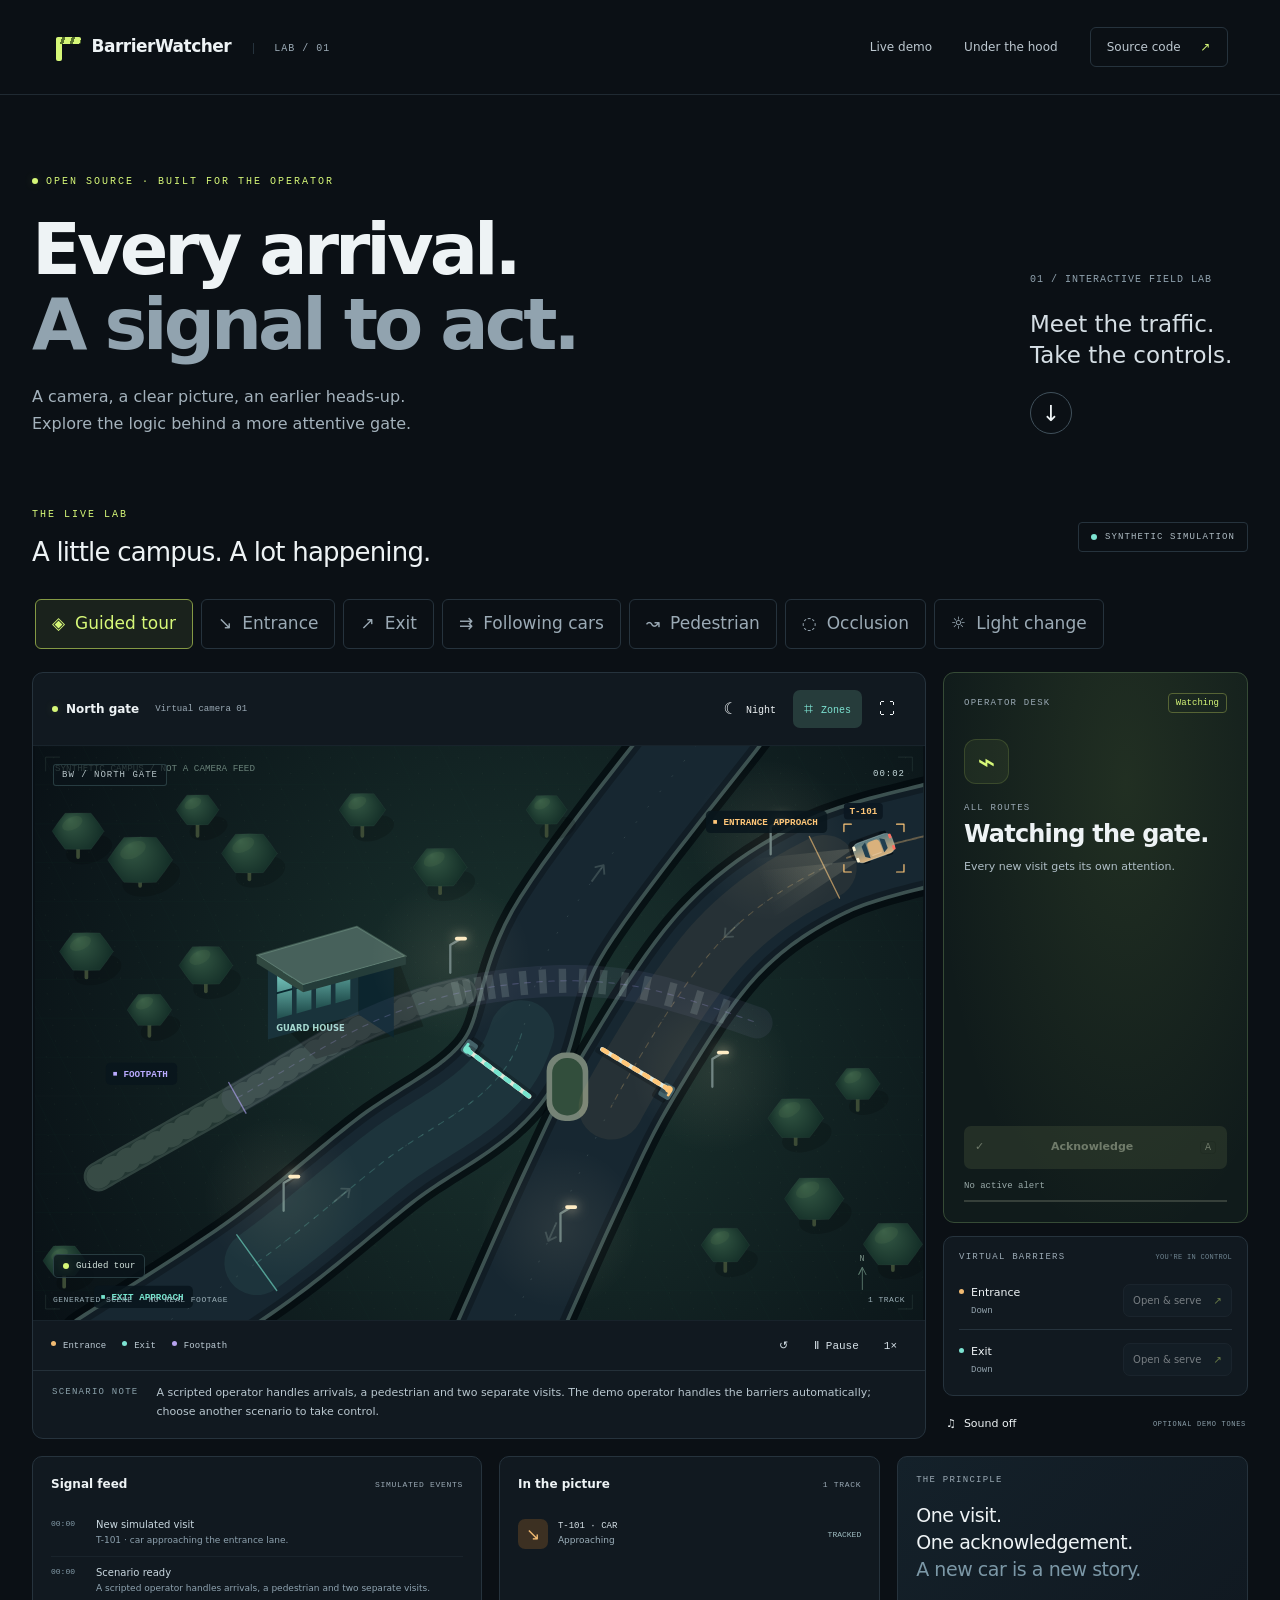
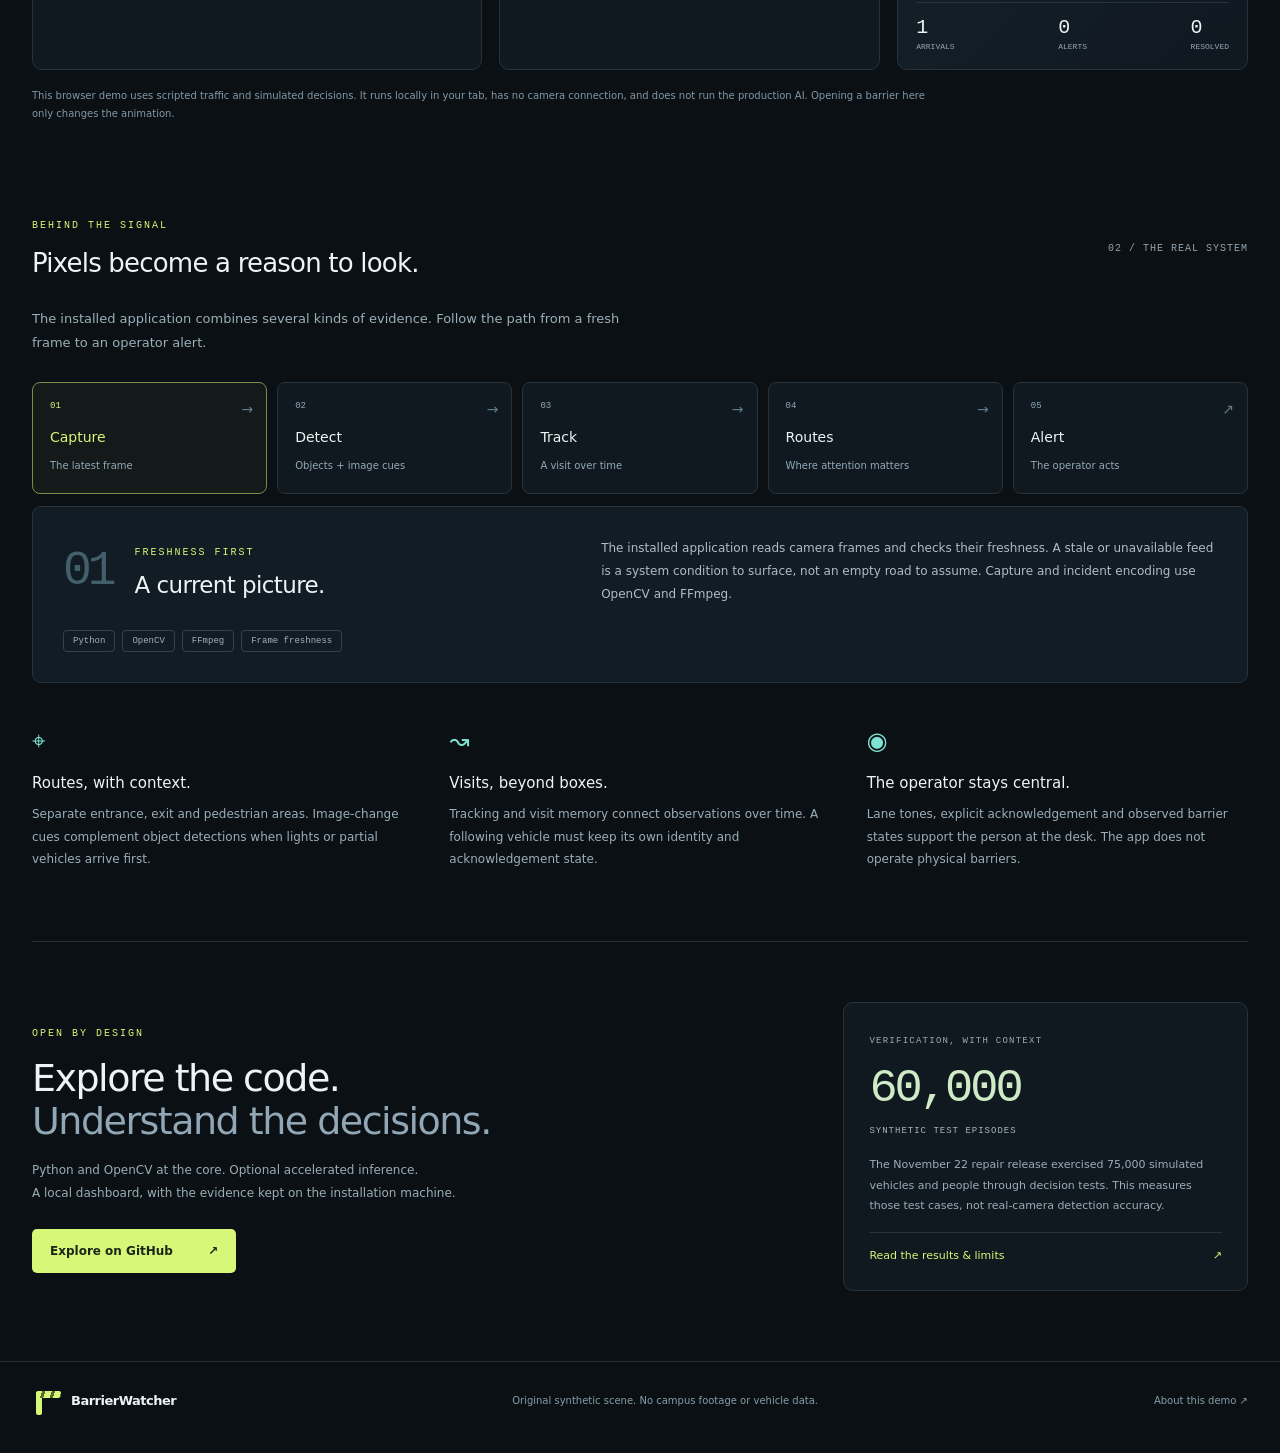
<file: demo/index.html>
<!doctype html>
<html lang="en">
<head>
  <meta charset="utf-8">
  <meta name="viewport" content="width=device-width, initial-scale=1">
  <meta name="theme-color" content="#0b1015">
  <meta name="description" content="Explore BarrierWatcher: an interactive, synthetic demonstration of entrance, exit and pedestrian alerts. Open source. Local processing. Human control.">
  <title>BarrierWatcher — Interactive lab</title>
  <meta property="og:type" content="website">
  <meta property="og:title" content="BarrierWatcher - Interactive lab">
  <meta property="og:description" content="An interactive, synthetic demonstration of entrance, exit and pedestrian alerts. Open source. Local processing. Human control.">
  <meta property="og:url" content="https://assembler-fourier.github.io/c500-guard/">
  <meta property="og:image" content="https://assembler-fourier.github.io/c500-guard/og-image.png">
  <meta property="og:image:width" content="1200">
  <meta property="og:image:height" content="630">
  <meta name="twitter:card" content="summary_large_image">
  <meta name="twitter:image" content="https://assembler-fourier.github.io/c500-guard/og-image.png">
  <link rel="icon" type="image/svg+xml" href="./favicon.svg?v=__DEMO_VERSION__">
  <link rel="stylesheet" href="./styles.css?v=__DEMO_VERSION__">
  <script type="module" src="./app.mjs?v=__DEMO_VERSION__"></script>
</head>
<body>
  <a class="skip" href="#lab">Skip to interactive demo</a>
  <header class="site-header">
    <a class="brand" href="#" aria-label="BarrierWatcher home"><span class="brand-mark" aria-hidden="true"><i></i><b></b></span>BarrierWatcher<span class="brand-version">LAB / 01</span></a>
    <nav aria-label="Main"><a href="#lab">Live demo</a><a href="#technology">Under the hood</a><a class="source-link" href="https://github.com/Assembler-Fourier/c500-guard" target="_blank" rel="noopener noreferrer">Source code <span aria-hidden="true">↗</span></a></nav>
  </header>

  <main>
    <section class="intro" aria-labelledby="page-title">
      <div><p class="eyebrow"><span class="live-dot"></span> OPEN SOURCE · BUILT FOR THE OPERATOR</p><h1 id="page-title">Every arrival.<br><span>A signal to act.</span></h1><p class="intro-copy">A camera, a clear picture, an earlier heads-up.<br>Explore the logic behind a more attentive gate.</p></div>
      <div class="intro-aside"><span class="index-label">01 / INTERACTIVE FIELD LAB</span><p>Meet the traffic.<br>Take the controls.</p><a href="#lab" class="round-link" aria-label="Explore the live demo">↓</a></div>
    </section>

    <section id="lab" class="lab" aria-labelledby="lab-title">
      <div class="section-bar"><div><span class="eyebrow">THE LIVE LAB</span><h2 id="lab-title">A little campus. A lot happening.</h2></div><span class="simulation-label"><span></span>SYNTHETIC SIMULATION</span></div>
      <div class="scenario-strip" aria-label="Choose a traffic scenario" id="scenario-controls"></div>
      <div class="lab-grid">
        <div class="scene-card">
          <div class="scene-toolbar"><div class="scene-name"><span class="live-dot"></span><strong>North gate</strong><span>Virtual camera 01</span></div><div class="toolbar-buttons"><button id="lighting" class="icon-button" aria-label="Switch to day view" title="Switch to day view">☾ <span>Night</span></button><button id="zones" class="icon-button" aria-pressed="true" title="Toggle route overlays">⌗ <span>Zones</span></button><button id="expand" class="icon-button" aria-label="Expand scene" title="Expand scene">⛶</button></div></div>
          <div class="scene-wrap" id="scene-wrap"><canvas id="scene" role="img" aria-label="Animated fictional campus with an entrance lane, an exit lane, a footpath and simulated road users."></canvas><div class="scene-topline"><span class="camera-tag">BW / NORTH GATE</span><span id="sim-clock">00:00</span></div><div class="scene-badge" id="scene-badge"><span class="live-dot"></span><span>Guided tour</span></div><div class="scene-bottomline"><span>GENERATED SCENE · NO REAL FOOTAGE</span><span id="scene-objects">0 TRACKS</span></div></div>
          <div class="scene-controls"><div class="legend"><span class="entrance-dot">Entrance</span><span class="exit-dot">Exit</span><span class="pedestrian-dot">Footpath</span></div><div class="playback"><button id="restart" title="Restart scenario" aria-label="Restart scenario">↺</button><button id="pause" aria-label="Pause simulation">Ⅱ <span>Pause</span></button><button id="speed" aria-label="Playback speed: 1 times">1×</button></div></div>
          <div class="scene-description"><span class="micro-label">SCENARIO NOTE</span><p id="scenario-note"></p></div>
        </div>

        <aside class="operator-panel" aria-label="Operator controls">
          <div class="status-card" id="status-card" data-state="watching"><div class="status-top"><span class="micro-label">OPERATOR DESK</span><span id="status-pill" class="pill">Watching</span></div><div id="status-symbol" class="status-symbol" aria-hidden="true">⌁</div><p class="micro-label" id="alarm-lane">ALL ROUTES</p><h3 id="status-title">Watching the gate.</h3><p id="status-detail">Every new visit gets its own attention.</p><button id="acknowledge" class="acknowledge" disabled><span>✓</span> Acknowledge <kbd>A</kbd></button><div class="quiet-row"><span id="quiet-label">No active alert</span><span id="quiet-value"></span></div><div class="quiet-track"><span id="quiet-progress"></span></div></div>
          <div class="barrier-controls"><div class="barrier-heading"><span class="micro-label">VIRTUAL BARRIERS</span><span>YOU'RE IN CONTROL</span></div><div class="barrier-row"><div><span class="entrance-dot">Entrance</span><small id="entrance-state">Down</small></div><button id="serve-entrance">Open &amp; serve <span>↗</span></button></div><div class="barrier-row"><div><span class="exit-dot">Exit</span><small id="exit-state">Down</small></div><button id="serve-exit">Open &amp; serve <span>↗</span></button></div></div>
          <div class="audio-row"><button id="sound" aria-pressed="false"><span aria-hidden="true">♫</span><span>Sound off</span></button><span>OPTIONAL DEMO TONES</span></div>
        </aside>
      </div>

      <div class="telemetry-grid"><div class="feed-card"><div class="card-heading"><h3>Signal feed</h3><span class="micro-label">SIMULATED EVENTS</span></div><ol id="event-feed" aria-label="Simulation events"></ol></div><div class="tracks-card"><div class="card-heading"><h3>In the picture</h3><span class="micro-label" id="track-count">0 TRACKS</span></div><div id="track-list"></div></div><div class="principle-card"><span class="micro-label">THE PRINCIPLE</span><p>One visit.<br>One acknowledgement.<br><em>A new car is a new story.</em></p><div class="stat-row"><span><strong id="arrival-count">0</strong>Arrivals</span><span><strong id="alert-count">0</strong>Alerts</span><span><strong id="ack-count">0</strong>Resolved</span></div></div></div>
      <p class="simulation-note">This browser demo uses scripted traffic and simulated decisions. It runs locally in your tab, has no camera connection, and does not run the production AI. Opening a barrier here only changes the animation.</p>
      <p id="announcer" class="sr-only" role="status" aria-live="polite"></p>
    </section>

    <section id="technology" class="technology" aria-labelledby="technology-title"><div class="section-bar"><div><span class="eyebrow">BEHIND THE SIGNAL</span><h2 id="technology-title">Pixels become a reason to look.</h2></div><span class="index-label">02 / THE REAL SYSTEM</span></div><p class="section-copy">The installed application combines several kinds of evidence. Follow the path from a fresh frame to an operator alert.</p><div class="pipeline" id="pipeline" aria-label="Explore the processing pipeline"></div><div class="tech-detail"><div><span id="tech-number" class="tech-number">01</span><div><span class="eyebrow" id="tech-tag">FRESHNESS FIRST</span><h3 id="tech-title">A current picture.</h3></div></div><p id="tech-copy"></p><div class="tech-tags" id="tech-tags"></div></div>
        <div class="engineering-grid"><article><span class="feature-icon" aria-hidden="true">⌖</span><h3>Routes, with context.</h3><p>Separate entrance, exit and pedestrian areas. Image-change cues complement object detections when lights or partial vehicles arrive first.</p></article><article><span class="feature-icon" aria-hidden="true">↝</span><h3>Visits, beyond boxes.</h3><p>Tracking and visit memory connect observations over time. A following vehicle must keep its own identity and acknowledgement state.</p></article><article><span class="feature-icon" aria-hidden="true">◉</span><h3>The operator stays central.</h3><p>Lane tones, explicit acknowledgement and observed barrier states support the person at the desk. The app does not operate physical barriers.</p></article></div>
    </section>

    <section class="open-section" aria-labelledby="open-title"><div><span class="eyebrow">OPEN BY DESIGN</span><h2 id="open-title">Explore the code.<br><span>Understand the decisions.</span></h2><p>Python and OpenCV at the core. Optional accelerated inference.<br>A local dashboard, with the evidence kept on the installation machine.</p><a class="primary-link" href="https://github.com/Assembler-Fourier/c500-guard" target="_blank" rel="noopener noreferrer">Explore on GitHub <span>↗</span></a></div><div class="verification-card"><span class="micro-label">VERIFICATION, WITH CONTEXT</span><strong>60,000</strong><span>SYNTHETIC TEST EPISODES</span><p>The November 22 repair release exercised 75,000 simulated vehicles and people through decision tests. This measures those test cases, not real-camera detection accuracy.</p><a href="https://github.com/Assembler-Fourier/c500-guard/blob/main/docs/FIXES-2026-11-22.md" target="_blank" rel="noopener noreferrer">Read the results &amp; limits <span>↗</span></a></div></section>
  </main>
  <footer><a class="brand" href="#"><span class="brand-mark" aria-hidden="true"><i></i><b></b></span>BarrierWatcher</a><span>Original synthetic scene. No campus footage or vehicle data.</span><a href="https://github.com/Assembler-Fourier/c500-guard/blob/main/docs/DEMO.md" target="_blank" rel="noopener noreferrer">About this demo ↗</a></footer>
  <noscript><p class="noscript">Enable JavaScript to run the interactive simulation. The project documentation is available on GitHub.</p></noscript>
</body>
</html>
</file>
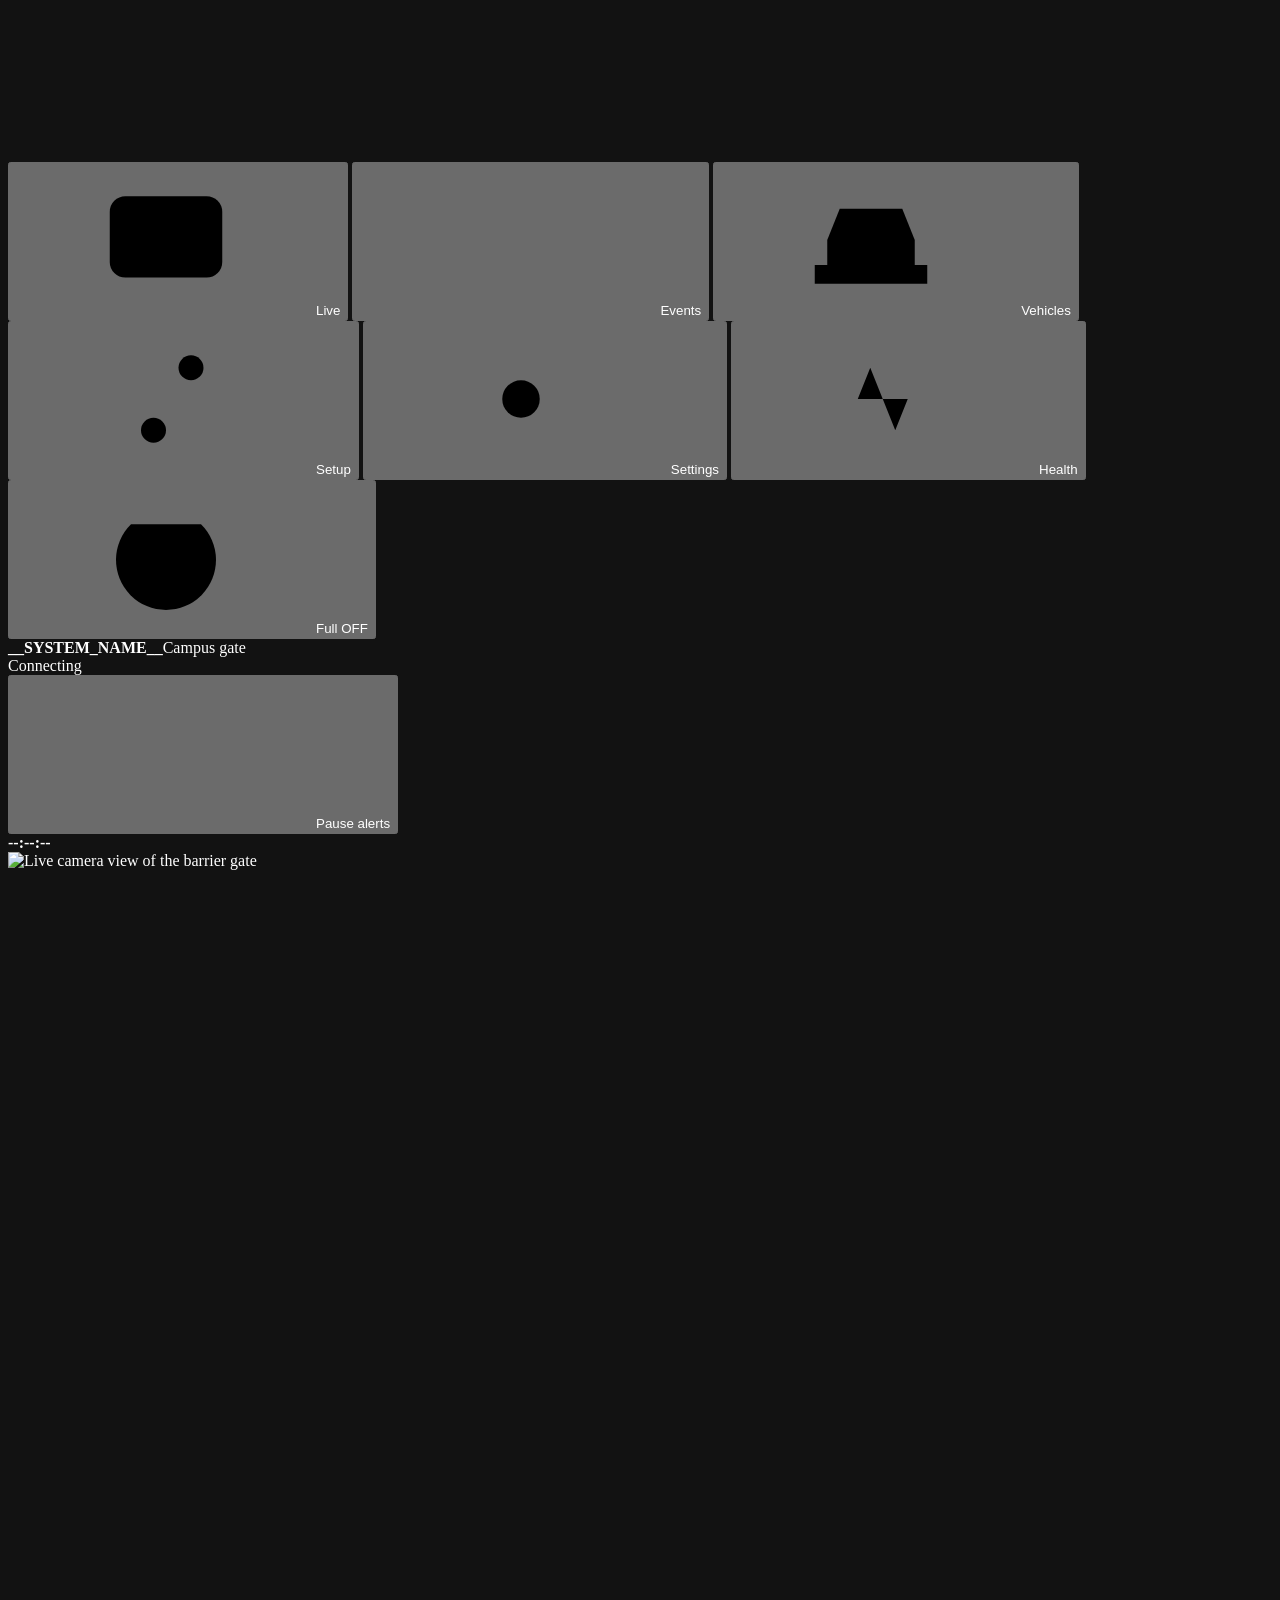
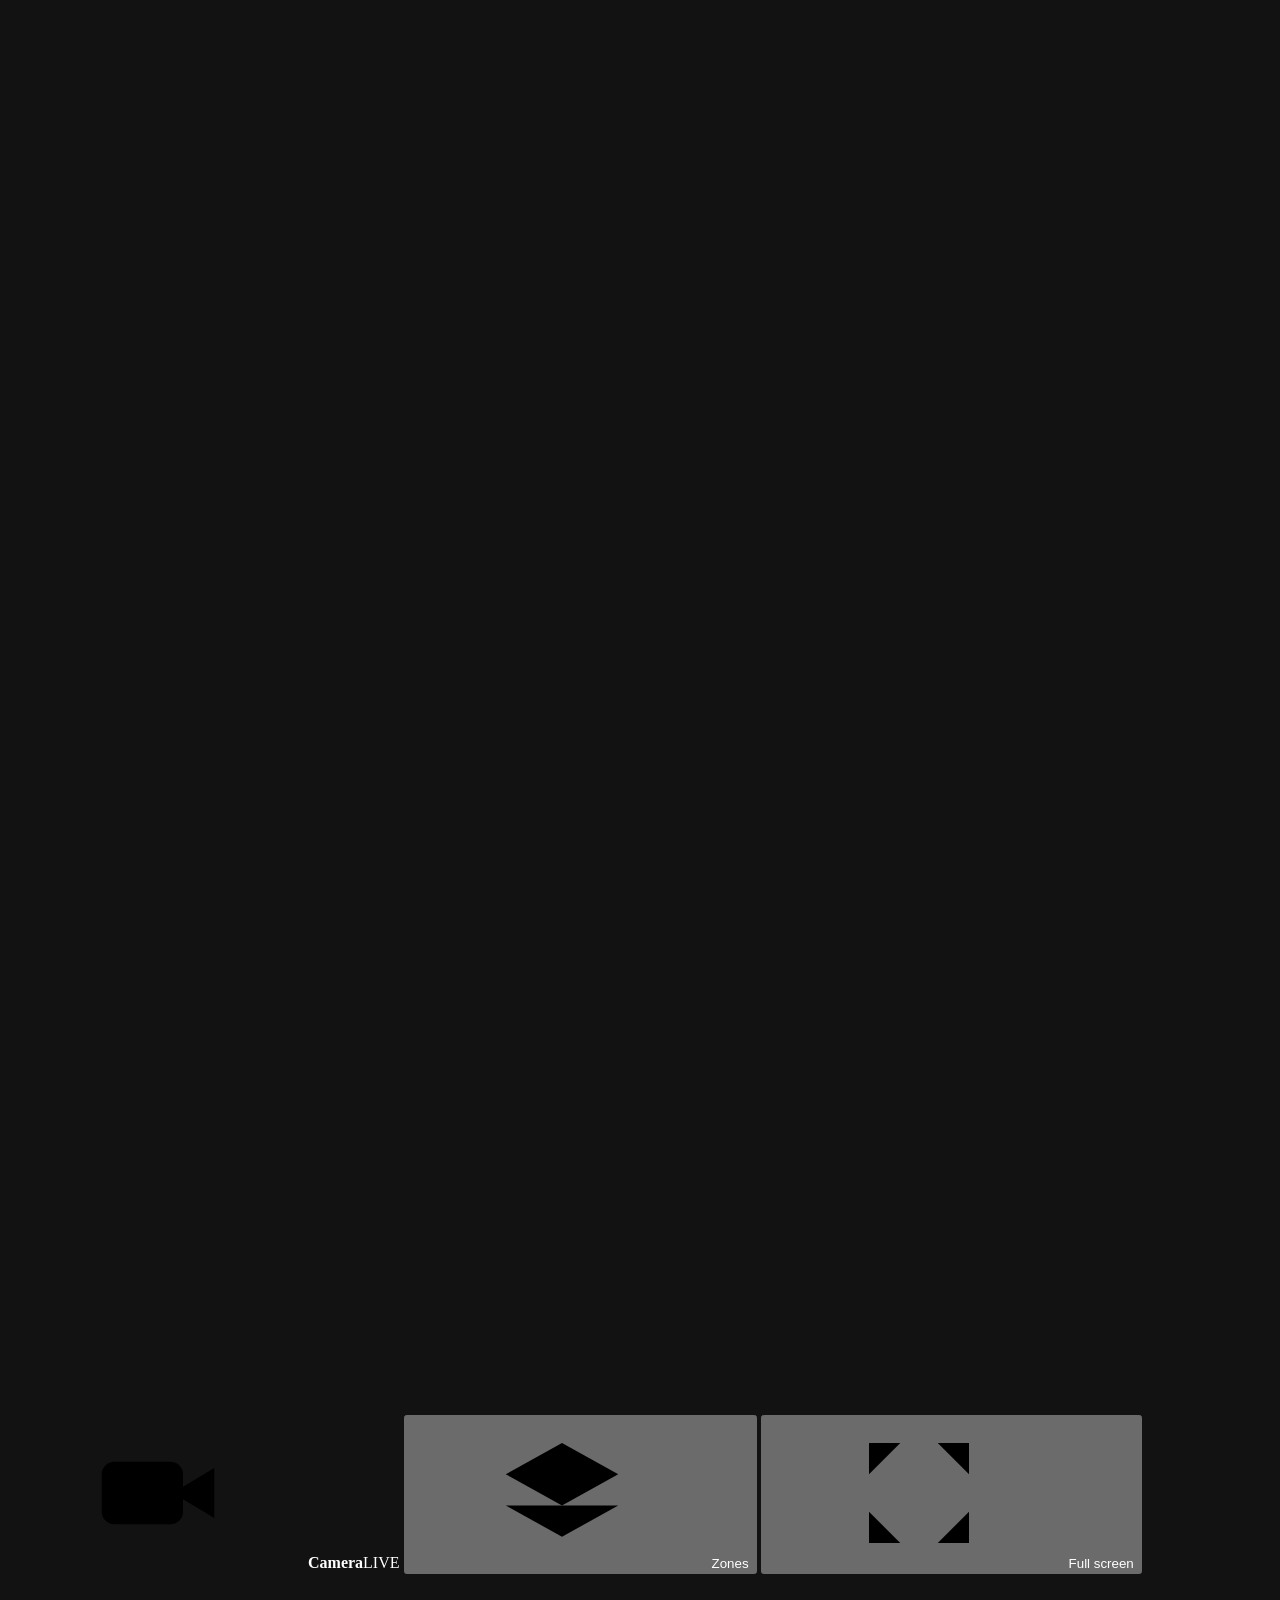
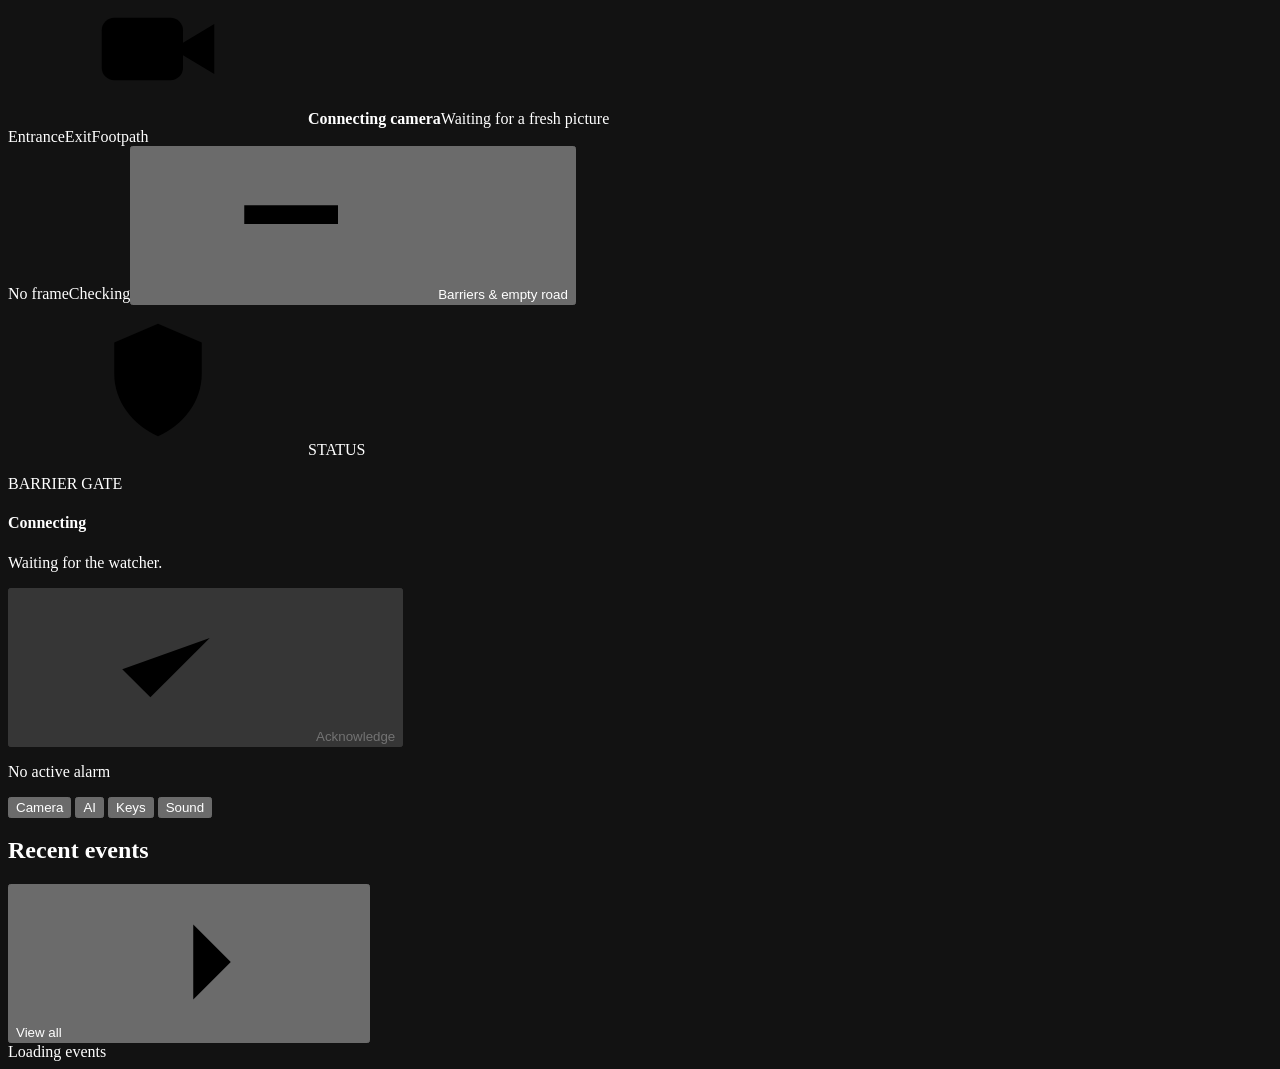
<file: ui/index.html>
<!doctype html>
<html lang="en">
<head>
  <meta charset="utf-8"><meta name="viewport" content="width=device-width,initial-scale=1">
  <meta name="color-scheme" content="dark"><title>__SYSTEM_NAME__</title>
  <link rel="icon" href="data:image/svg+xml,%3Csvg xmlns='http://www.w3.org/2000/svg' viewBox='0 0 40 40'%3E%3Crect x='5' y='8' width='7' height='26' rx='2.5' fill='%235ad1e6'/%3E%3Crect x='3' y='31' width='11' height='5' rx='2' fill='%235ad1e6'/%3E%3Crect x='12' y='11' width='25' height='7' rx='2.5' fill='%23e9eef3'/%3E%3Crect x='17' y='11' width='4' height='7' fill='%23ff5b57'/%3E%3Crect x='25' y='11' width='4' height='7' fill='%23ff5b57'/%3E%3C/svg%3E">
  <style data-c500-asset="theme.css">__THEME_CSS__</style>
  <style data-c500-asset="zones.css">__ZONES_CSS__</style>
</head>
<body data-runtime="production">
<svg class="sprite" aria-hidden="true" focusable="false">
 <symbol id="i-live" viewBox="0 0 24 24"><rect x="3" y="5" width="18" height="13" rx="2.5"/><path d="m10 9 5 2.5-5 2.5z"/><path d="M8 21h8"/></symbol>
 <symbol id="i-events" viewBox="0 0 24 24"><path d="M4 6h16M4 12h16M4 18h10"/></symbol>
 <symbol id="i-vehicles" viewBox="0 0 24 24"><path d="M5 16v-4l2-5h10l2 5v4"/><path d="M3 16h18v3H3z"/><circle cx="7.5" cy="13" r=".6"/><circle cx="16.5" cy="13" r=".6"/></symbol>
 <symbol id="i-setup" viewBox="0 0 24 24"><path d="M4 7h10M18 7h2M4 17h4M12 17h8"/><circle cx="16" cy="7" r="2"/><circle cx="10" cy="17" r="2"/></symbol>
 <symbol id="i-settings" viewBox="0 0 24 24"><circle cx="12" cy="12" r="3"/><path d="M12 2.8v2.4M12 18.8v2.4M2.8 12h2.4M18.8 12h2.4M5.5 5.5l1.7 1.7M16.8 16.8l1.7 1.7M5.5 18.5l1.7-1.7M16.8 7.2l1.7-1.7"/></symbol>
 <symbol id="i-health" viewBox="0 0 24 24"><path d="M3 12h4l2-5 4 10 2-5h6"/></symbol>
 <symbol id="i-power" viewBox="0 0 24 24"><path d="M12 3v8"/><path d="M6.4 6.6a8 8 0 1 0 11.2 0"/></symbol>
 <symbol id="i-pause" viewBox="0 0 24 24"><path d="M9 5v14M15 5v14"/></symbol>
 <symbol id="i-play" viewBox="0 0 24 24"><path d="m8 5 11 7-11 7z"/></symbol>
 <symbol id="i-shield" viewBox="0 0 24 24"><path d="M12 3 5 6v5c0 4.5 3 8.2 7 10 4-1.8 7-5.5 7-10V6z"/><path d="m9 12 2 2 4-4"/></symbol>
 <symbol id="i-alert" viewBox="0 0 24 24"><path d="M12 4 2.8 19.5h18.4z"/><path d="M12 10v4M12 17h.01"/></symbol>
 <symbol id="i-check" viewBox="0 0 24 24"><path d="m5 12.5 4.5 4.5L19 7.5"/></symbol>
 <symbol id="i-chevron" viewBox="0 0 24 24"><path d="m9 6 6 6-6 6"/></symbol>
 <symbol id="i-close" viewBox="0 0 24 24"><path d="M6 6l12 12M18 6 6 18"/></symbol>
 <symbol id="i-camera" viewBox="0 0 24 24"><rect x="3" y="7" width="13" height="10" rx="2"/><path d="m16 11 5-3v8l-5-3"/></symbol>
 <symbol id="i-sound" viewBox="0 0 24 24"><path d="M4 10v4h4l5 4V6L8 10z"/><path d="M16.5 9a4 4 0 0 1 0 6M19 6.5a7.5 7.5 0 0 1 0 11"/></symbol>
 <symbol id="i-enter" viewBox="0 0 24 24"><path d="M4 12h12M11 7l5 5-5 5"/><path d="M20 4v16"/></symbol>
 <symbol id="i-exit" viewBox="0 0 24 24"><path d="M20 12H8M13 7l-5 5 5 5"/><path d="M4 4v16"/></symbol>
 <symbol id="i-walk" viewBox="0 0 24 24"><circle cx="13" cy="4.5" r="1.8"/><path d="m9.5 21 2.5-7 3 3v5M8 12l2.5-4.5 4 1.5 2 3.5"/></symbol>
 <symbol id="i-zones" viewBox="0 0 24 24"><path d="m5 6 13-2 2 13-14 3z"/></symbol>
 <symbol id="i-system" viewBox="0 0 24 24"><rect x="4" y="4" width="16" height="16" rx="3"/><path d="M9 9h6v6H9z"/></symbol>
 <symbol id="i-expand" viewBox="0 0 24 24"><path d="M4 9V4h5M20 9V4h-5M4 15v5h5M20 15v5h-5"/></symbol>
 <symbol id="i-layers" viewBox="0 0 24 24"><path d="m12 4 9 5-9 5-9-5z"/><path d="m3 14 9 5 9-5"/></symbol>
 <symbol id="i-barrier" viewBox="0 0 24 24"><path d="M5 20V6M3 20h5"/><path d="M5 9h15v3H5z"/></symbol>
 <symbol id="i-bell" viewBox="0 0 24 24"><path d="M6 16V11a6 6 0 0 1 12 0v5l1.5 2h-15z"/><path d="M10 20a2 2 0 0 0 4 0"/></symbol>
 <symbol id="i-bell-off" viewBox="0 0 24 24"><path d="M6 16V11a6 6 0 0 1 9.5-4.9M18 11v5l1.5 2H8"/><path d="M10 20a2 2 0 0 0 4 0"/><path d="M4 4l16 16"/></symbol>
 <symbol id="i-video" viewBox="0 0 24 24"><rect x="3" y="6" width="14" height="12" rx="2"/><path d="m17 10 4-2v8l-4-2"/></symbol>
</svg>

<div class="app" id="app">
 <nav class="rail" aria-label="Main">
  <a class="brand" href="#live" aria-label="__SYSTEM_NAME__ live view"><span class="brand-logo" aria-hidden="true"><i></i><b></b></span></a>
  <div class="rail-group">
   <button class="rail-item" data-page="live" aria-label="Live"><svg><use href="#i-live"/></svg><span>Live</span></button>
   <button class="rail-item" data-page="events" aria-label="Events"><svg><use href="#i-events"/></svg><span>Events</span></button>
   <button class="rail-item" data-page="vehicles" aria-label="Vehicles"><svg><use href="#i-vehicles"/></svg><span>Vehicles</span></button>
  </div>
  <div class="rail-group rail-secondary">
   <button class="rail-item" data-page="setup" aria-label="Setup"><svg><use href="#i-setup"/></svg><span>Setup</span></button>
   <button class="rail-item" data-page="settings" aria-label="Settings"><svg><use href="#i-settings"/></svg><span>Settings</span></button>
   <button class="rail-item" data-page="health" aria-label="Health"><svg><use href="#i-health"/></svg><span>Health</span></button>
  </div>
  <button class="rail-item rail-power" id="power-off" aria-label="Full OFF" title="Full OFF: stop the whole program"><svg><use href="#i-power"/></svg><span>Full OFF</span></button>
 </nav>

 <header class="topbar">
  <div class="title-block"><strong class="app-name">__SYSTEM_NAME__</strong><span class="app-place">Campus gate</span></div>
  <div id="global-state" class="state-pill" role="status" aria-live="polite"><span class="status-dot"></span><span>Connecting</span></div>
  <div class="topbar-actions">
   <button id="pause-alerts" class="btn btn-quiet" type="button"><svg><use href="#i-pause"/></svg><span>Pause alerts</span></button>
   <div class="clock" aria-label="Current time"><strong id="clock">--:--:--</strong><span id="date"></span></div>
  </div>
 </header>

 <main class="pages">
  <!-- LIVE -->
  <section id="page-live" class="page page-live" aria-label="Live view">
   <div class="live-main">
    <article class="card camera-card">
     <div id="camera-stage" class="camera-stage">
      <!-- The keyboard's black margins are trimmed: picture and outlines move together inside this frame. -->
      <div class="camera-frame">
       <img id="feed" alt="Live camera view of the barrier gate">
       <svg id="route-overlay" class="overlay" viewBox="0 0 640 360" preserveAspectRatio="xMidYMid meet" aria-hidden="true"></svg>
       <svg id="barrier-overlay" class="overlay" viewBox="0 0 640 360" preserveAspectRatio="xMidYMid meet" aria-hidden="true"></svg>
       <svg id="object-overlay" class="overlay objects" viewBox="0 0 640 360" preserveAspectRatio="xMidYMid meet" aria-hidden="true"></svg>
      </div>
      <div class="camera-chips">
       <span class="glass camera-title"><svg><use href="#i-camera"/></svg><strong id="camera-view-name">Camera</strong><span id="camera-badge" class="badge">LIVE</span></span>
       <span class="glass camera-tools">
        <button id="toggle-zones" class="icon-btn selected" aria-pressed="true" title="Show or hide zone outlines"><svg><use href="#i-layers"/></svg><span>Zones</span></button>
        <button id="fullscreen" class="icon-btn" title="Full screen camera"><svg><use href="#i-expand"/></svg><span class="sr-only">Full screen</span></button>
       </span>
      </div>
      <div id="camera-empty" class="camera-empty"><svg><use href="#i-camera"/></svg><strong id="empty-title">Connecting camera</strong><span id="empty-subtitle">Waiting for a fresh picture</span></div>
     </div>
     <div id="camera-warning" class="camera-warning" hidden><svg><use href="#i-alert"/></svg><span></span><button class="link-btn" data-go="setup" data-setup="camera">Open camera setup</button></div>
     <footer class="camera-foot">
      <div class="legend"><span><i style="--c:var(--entry)"></i>Entrance</span><span><i style="--c:var(--exit)"></i>Exit</span><span><i style="--c:var(--path)"></i>Footpath</span></div>
      <div class="camera-meta"><span id="frame-health">No frame</span><span class="sep"></span><span id="alignment-mini">Checking</span><button class="btn btn-sm" data-go="setup" data-setup="barriers"><svg><use href="#i-barrier"/></svg><span>Barriers &amp; empty road</span></button></div>
     </footer>
    </article>
    <div id="route-cards" class="lanes" aria-label="Routes"></div>
   </div>

   <aside class="live-side" aria-label="Status">
    <section id="attention-card" class="hero" aria-live="polite">
     <div class="hero-top"><span class="hero-icon"><svg id="signal-icon"><use href="#i-shield"/></svg></span><span id="attention-kicker" class="hero-kicker">STATUS</span></div>
     <p id="attention-overline" class="hero-overline">BARRIER GATE</p>
     <h1 id="attention-title" class="hero-title">Connecting</h1>
     <p id="attention-detail" class="hero-detail">Waiting for the watcher.</p>
     <p id="alarm-audio-meta" class="hero-audio" hidden></p>
     <div id="quiet-track" class="quiet" hidden><div class="quiet-label"><span>Quiet after acknowledgement</span><strong id="quiet-seconds">0.0s</strong></div><div class="quiet-bar"><i id="quiet-fill"></i></div></div>
     <button id="acknowledge" class="btn btn-ack" type="button" disabled><svg><use href="#i-check"/></svg><span>Acknowledge</span></button>
     <button id="hero-resume" class="btn btn-primary" type="button" hidden><svg><use href="#i-play"/></svg><span>Resume alerts</span></button>
     <p id="ack-hint" class="hero-hint">No active alarm</p>
    </section>

    <section class="card health-strip" aria-label="Health">
     <button class="health-chip" data-go="health"><i id="dot-camera"></i><span>Camera</span></button>
     <button class="health-chip" data-go="health"><i id="dot-ai"></i><span>AI</span></button>
     <button class="health-chip" data-go="health"><i id="dot-input"></i><span>Keys</span></button>
     <button class="health-chip" data-go="health"><i id="dot-sound"></i><span>Sound</span></button>
    </section>

    <section class="card recent">
     <header class="card-head"><h2>Recent events</h2><button class="link-btn" data-go="events">View all<svg><use href="#i-chevron"/></svg></button></header>
     <div id="recent-events" class="recent-list"><div class="empty-row">Loading events</div></div>
    </section>
   </aside>
  </section>

  <!-- EVENTS -->
  <section id="page-events" class="page page-events" aria-labelledby="events-title" hidden>
   <header class="page-head"><div><h1 id="events-title">Events</h1><p id="event-count" class="page-sub">Loading</p></div>
    <div class="seg" role="group" aria-label="Filter events by route">
     <button class="selected" data-filter="all">All</button><button data-filter="entrance">Entrance</button><button data-filter="exit">Exit</button><button data-filter="pedestrian">Footpath</button><button data-filter="system">System</button>
    </div>
   </header>
   <div id="activity-list" class="event-list"><div class="empty-row">Loading events</div></div>
  </section>

  <!-- VEHICLES -->
  <section id="page-vehicles" class="page page-embedded" aria-label="Vehicle history" hidden>
   <div id="vehicle-status" class="notice pending" role="status" aria-live="polite"><span class="status-dot"></span><strong id="vehicle-status-title">Checking vehicle history</strong><span id="vehicle-status-detail">Saved observations; possible return visits need review.</span></div>
   <iframe id="cars-frame" title="Vehicle history" data-src="/car-memory"></iframe>
  </section>

  <!-- SETUP -->
  <section id="page-setup" class="page page-setup" aria-labelledby="setup-title" hidden>
   <header class="page-head"><div><h1 id="setup-title">Setup</h1><p class="page-sub">Camera framing, alarm zones and barrier positions. Use when the camera or site changes.</p></div>
    <div class="seg seg-lg" role="tablist" aria-label="Setup sections">
     <button role="tab" data-setup-tab="camera" class="selected" aria-selected="true"><svg><use href="#i-camera"/></svg>Camera framing</button>
     <button role="tab" data-setup-tab="zones" aria-selected="false"><svg><use href="#i-zones"/></svg>Alarm zones</button>
     <button role="tab" data-setup-tab="barriers" aria-selected="false"><svg><use href="#i-barrier"/></svg>Barriers &amp; empty road</button>
    </div>
   </header>

   <section id="setup-camera" class="setup-panel" role="tabpanel" aria-label="Camera setup">
    <div class="setup-grid">
     <div class="card setup-preview">
      <header class="card-head"><h2><span class="step">1</span>Check the framing</h2>
       <div class="seg seg-sm" aria-label="Camera setup picture"><button id="setup-preview-aligned" class="selected" aria-pressed="true" type="button">Aligned</button><button id="setup-preview-raw" aria-pressed="false" type="button">Original</button></div></header>
      <div class="setup-stage"><img id="setup-feed" alt="Current camera view for framing setup" hidden><svg id="setup-overlay" viewBox="0 0 640 360" preserveAspectRatio="xMidYMid meet" aria-hidden="true" hidden></svg><p id="setup-preview-empty">Waiting for a fresh camera picture</p></div>
      <p id="setup-preview-caption" class="caption">Current camera preview unavailable</p>
      <div id="framing-coach" class="framing-coach" role="status" aria-live="polite" hidden></div>
     </div>
     <div class="setup-side">
      <div id="setup-state-card" class="card setup-state waiting">
       <div class="setup-state-head"><span id="setup-state-mark" class="setup-state-mark waiting" aria-hidden="true">…</span><div><h2 id="setup-state-title">Waiting for setup readings</h2><p id="setup-reference">Reference status unavailable</p></div><div class="score"><strong id="setup-score">—</strong><span>checks</span></div></div>
       <p id="setup-ready-copy" class="muted">Waiting for current measurements.</p>
       <label class="meter-label" for="setup-stability"><span>View stability</span><span id="setup-stability-label">0.0 / 5 steady seconds</span></label>
       <progress id="setup-stability" value="0" max="5">0 of 5 steady seconds</progress>
       <div class="setup-measures"><span id="setup-coverage">Coverage unavailable</span><span id="setup-landmarks">Landmarks unavailable</span><span id="setup-current-view">View unconfirmed</span></div>
       <ul id="setup-blockers" class="blockers" hidden></ul>
       <p class="muted small">Measured setup checks, not detection accuracy.</p>
      </div>
      <fieldset class="card checklist"><legend><span class="step">2</span>Confirm what you see</legend>
       <label class="check"><input id="setup-check-view" type="checkbox" disabled><span><strong>Camera view</strong><small>The name and picture match the view to monitor</small></span></label>
       <label class="check"><input id="setup-check-exit" type="checkbox" disabled><span><strong>Exit road</strong><small>Lower-left arrival, full approach and exit barrier</small></span></label>
       <label class="check"><input id="setup-check-entrance" type="checkbox" disabled><span><strong>Entrance road</strong><small>Top arrival, curved approach and entrance barrier</small></span></label>
       <label class="check"><input id="setup-check-pedestrian" type="checkbox" disabled><span><strong>Footpath &amp; crossing</strong><small>Cabin path and road crossing</small></span></label>
      </fieldset>
      <div class="card finish">
       <div><h2><span class="step">3</span>Finish</h2><p id="setup-review-state" class="muted">Review once for this view.</p></div>
       <button id="setup-finish" class="btn btn-primary" type="button" disabled>Finish setup</button>
      </div>
      <details class="card advanced"><summary>Save a new camera reference</summary>
       <p class="muted">Only after moving the camera. It replaces the alignment reference; it does not move the camera or change barrier positions.</p>
       <button id="setup-pause" class="btn" type="button" disabled>Pause alerts for a new reference</button>
       <label class="check"><input id="setup-empty-confirm" type="checkbox" disabled><span>Both lanes are clear and I want to replace the saved reference</span></label>
       <div class="row"><button id="setup-capture" class="btn" type="button" disabled>Capture new reference</button><p id="setup-capture-note" class="muted">Pause alerts and complete the checks first.</p></div>
      </details>
      <p id="setup-action-status" class="setup-action-status status-line" role="status" aria-live="polite"></p>
     </div>
    </div>
   </section>

   <section id="setup-zones" class="setup-panel" role="tabpanel" aria-label="Zone editor" hidden>
    <div id="zone-workspace"></div>
   </section>

   <section id="setup-barriers" class="setup-panel" role="tabpanel" aria-label="Barrier setup" hidden>
    <p id="barrier-description" class="muted lead">Save each arm UP and DOWN with its lane empty. Capture saves a camera example; it does not move the barrier. Once both are saved, this lane’s arm reaching UP or DOWN during its alarm acknowledges that lane; the other lane’s arm does not.</p>
    <div class="barrier-grid">
     <div class="card barrier-picture-card">
      <div class="barrier-picture"><img id="barrier-capture-image" alt="Current camera picture for barrier calibration" hidden><svg id="barrier-capture-overlay" class="overlay" viewBox="0 0 640 360" preserveAspectRatio="xMidYMid meet" aria-hidden="true"></svg><div id="barrier-picture-empty" class="picture-empty">Waiting for a fresh camera picture</div><span id="barrier-picture-state" class="badge">PICTURE UNAVAILABLE</span></div>
      <p id="barrier-capture-status" class="caption">A fresh aligned camera picture is required.</p>
     </div>
     <div class="barrier-cards">
      <section class="card barrier-card" aria-labelledby="barrier-exit-title" style="--lane:var(--exit)">
       <header class="barrier-head"><h2 id="barrier-exit-title">Exit barrier</h2><span id="barrier-exit-state" class="arm-pill unknown">UNKNOWN</span></header>
       <p id="barrier-exit-reason" class="muted small">Save UP and DOWN views</p>
       <div class="inspection"><canvas id="barrier-exit-inspection" width="320" height="180" aria-label="Exit barrier inspection crop" hidden></canvas><span id="barrier-exit-inspection-label">Inspection unavailable</span></div>
       <div class="captures">
        <div class="capture"><span>UP</span><em id="barrier-exit-up-sample">Not saved</em><button id="capture-exit-up" class="btn btn-sm" data-barrier-action="capture" data-barrier="exit" data-barrier-position="up" aria-label="Capture exit barrier UP view" disabled>Capture UP</button></div>
        <div class="capture"><span>DOWN</span><em id="barrier-exit-down-sample">Not saved</em><button id="capture-exit-down" class="btn btn-sm" data-barrier-action="capture" data-barrier="exit" data-barrier-position="down" aria-label="Capture exit barrier DOWN view" disabled>Capture DOWN</button></div>
       </div>
       <button id="reset-exit" class="link-btn danger" data-barrier-action="reset" data-barrier="exit" disabled>Reset exit examples</button>
      </section>
      <section class="card barrier-card" aria-labelledby="barrier-entrance-title" style="--lane:var(--entry)">
       <header class="barrier-head"><h2 id="barrier-entrance-title">Entrance barrier</h2><span id="barrier-entrance-state" class="arm-pill unknown">UNKNOWN</span></header>
       <p id="barrier-entrance-reason" class="muted small">Save UP and DOWN views</p>
       <div class="inspection"><canvas id="barrier-entrance-inspection" width="320" height="180" aria-label="Entrance barrier inspection crop" hidden></canvas><span id="barrier-entrance-inspection-label">Inspection unavailable</span></div>
       <div class="captures">
        <div class="capture"><span>UP</span><em id="barrier-entrance-up-sample">Not saved</em><button id="capture-entrance-up" class="btn btn-sm" data-barrier-action="capture" data-barrier="entrance" data-barrier-position="up" aria-label="Capture entrance barrier UP view" disabled>Capture UP</button></div>
        <div class="capture"><span>DOWN</span><em id="barrier-entrance-down-sample">Not saved</em><button id="capture-entrance-down" class="btn btn-sm" data-barrier-action="capture" data-barrier="entrance" data-barrier-position="down" aria-label="Capture entrance barrier DOWN view" disabled>Capture DOWN</button></div>
       </div>
       <button id="reset-entrance" class="link-btn danger" data-barrier-action="reset" data-barrier="entrance" disabled>Reset entrance examples</button>
      </section>
      <section class="card road-card">
       <div><h2>Empty road</h2><p class="muted small">Lets a visit close by itself once the car has gone. Save with both lanes clear and both arms down.</p></div>
       <button id="capture-road" class="btn" data-barrier-action="capture-road" aria-label="Save the empty road view" disabled>Save empty road</button>
      </section>
      <p id="barrier-feedback" class="status-line" role="status" aria-live="polite"></p>
     </div>
    </div>
   </section>
  </section>

  <!-- SETTINGS -->
  <section id="page-settings" class="page page-embedded" aria-label="Settings" hidden>
   <iframe id="settings-frame" title="Settings" data-src="/settings?embedded=1"></iframe>
  </section>

  <!-- HEALTH -->
  <section id="page-health" class="page page-health" aria-labelledby="health-title" hidden>
   <header class="page-head"><div><h1 id="health-title">Health</h1><p class="page-sub">Live checks of the camera, AI, alignment, controls and sound.</p></div><span id="system-state" class="state-pill">Checking</span></header>
   <div id="system-grid" class="tiles"></div>
   <div class="health-bottom">
    <section class="card chart-card"><header class="card-head"><h2>Processing time</h2><span class="muted small">Local pipeline, ms per frame</span></header>
     <svg id="performance-chart" class="chart" viewBox="0 0 700 180" preserveAspectRatio="none" aria-label="Processing time chart"></svg>
     <div class="chart-foot"><span id="chart-range">Waiting for readings</span><span id="chart-latest">—</span></div></section>
    <section class="card sound-card"><header class="card-head"><h2>Sound</h2><span id="speaker-state" class="chip">Speaker checking</span></header>
     <p class="muted small">Plays through the alarm speaker. The entrance rises, the exit falls.</p>
     <div class="sound-actions">
      <button id="test-alarm" class="btn" type="button"><svg><use href="#i-sound"/></svg><span>Test alarm</span></button>
      <button id="hear-entrance" class="btn" type="button" data-lane-sound="entrance" disabled><span class="lane-dot" style="--c:var(--entry)"></span><span>Entrance tone</span></button>
      <button id="hear-exit" class="btn" type="button" data-lane-sound="exit" disabled><span class="lane-dot" style="--c:var(--exit)"></span><span>Exit tone</span></button>
     </div></section>
    <section class="card program-card"><header class="card-head"><h2>Program</h2></header>
     <dl class="facts"><div><dt>Connection</dt><dd><code>127.0.0.1:8787</code> · on this PC</dd></div><div><dt>Running for</dt><dd id="uptime">—</dd></div><div><dt>Camera source</dt><dd id="source-name">—</dd></div></dl>
     <button id="power-off-health" class="btn btn-danger-soft" type="button"><svg><use href="#i-power"/></svg><span>Full OFF</span></button></section>
   </div>
  </section>
 </main>
</div>

<dialog id="event-dialog" class="dialog event-dialog" aria-labelledby="event-dialog-title">
 <div class="event-media"><video id="event-dialog-video" controls preload="metadata" playsinline hidden></video><img id="event-dialog-image" alt="Recorded camera image for the selected event"><p class="video-note" id="event-video-note" hidden></p></div>
 <div class="event-body">
  <header class="event-head"><span id="event-dialog-time" class="muted small"></span><button class="icon-btn" id="close-event" aria-label="Close event"><svg><use href="#i-close"/></svg></button></header>
  <span class="eyebrow" id="event-dialog-source"></span>
  <h2 id="event-dialog-title"></h2>
  <p id="event-dialog-ack" class="muted"></p>
  <p id="event-dialog-cross" class="note" hidden></p>
  <div class="feedback" id="event-feedback" hidden>
   <span id="event-feedback-question">Was this alarm right?</span>
   <div class="row"><button type="button" class="btn btn-sm verdict real" data-verdict="real" aria-pressed="false">Real</button><button type="button" class="btn btn-sm verdict wrong" data-verdict="wrong" aria-pressed="false">Wrong alarm</button></div>
   <p class="muted small" id="event-feedback-note"></p>
  </div>
  <details class="detail"><summary>Technical detail</summary><p id="event-dialog-detail"></p></details>
 </div>
</dialog>

<dialog id="power-dialog" class="dialog power-dialog" aria-labelledby="power-title">
 <span class="power-icon"><svg><use href="#i-power"/></svg></span>
 <h2 id="power-title">Turn the whole program off?</h2>
 <p>Stops the watcher, camera capture, AI and the key helper. No alarms sound until you open the __SYSTEM_NAME__ app again. To silence alarms for a moment, use Pause alerts instead.</p>
 <div class="row end"><button class="btn" id="cancel-power">Cancel</button><button class="btn btn-danger" id="confirm-power">Turn fully off</button></div>
</dialog>

<div id="settings-sync-warning" class="toast settings-sync-warning" role="alert" hidden><span id="settings-sync-message">Reminder settings need to be saved to the other camera views.</span><button class="btn" id="settings-sync-retry" type="button">Retry save</button></div>
<div id="toast" class="toast" role="status" hidden></div>
<script type="module" data-c500-bundle>__SCRIPT__</script>
</body>
</html>
</file>
<file: demo/styles.css>
:root{color-scheme:dark;--bg:#0b1015;--surface:#111920;--raised:#17222b;--line:#26333d;--muted:#9baab5;--text:#eef3f5;--lime:#d6f778;--cyan:#7de3d2;--amber:#f1ba72;--purple:#b7a2ee;--mono:ui-monospace,SFMono-Regular,Consolas,monospace;font-family:Inter,ui-sans-serif,system-ui,-apple-system,BlinkMacSystemFont,"Segoe UI",sans-serif}
*{box-sizing:border-box}html{scroll-behavior:smooth;scroll-padding-top:100px}body{margin:0;background:var(--bg);color:var(--text);font-size:14px;line-height:1.5}button,a{-webkit-tap-highlight-color:transparent}button{font:inherit;color:inherit;cursor:pointer}button:disabled{cursor:default;opacity:.46}button,a{touch-action:manipulation}button:focus-visible,a:focus-visible{outline:2px solid var(--lime);outline-offset:5px}a{color:inherit;text-decoration:none}p,h1,h2,h3{margin:0}button{border:1px solid var(--line);background:var(--raised);border-radius:7px;transition:background .18s,border-color .18s,transform .18s}button:hover:not(:disabled){border-color:#74848e;background:#24323b}a:hover{color:var(--lime)}.site-header{max-width:1560px;margin:auto;padding:27px 4.1%;display:flex;align-items:center;justify-content:space-between;border-bottom:1px solid #202a32;gap:20px}.brand{display:inline-flex;align-items:center;font-weight:750;font-size:17px;letter-spacing:-.5px;gap:12px;white-space:nowrap}.brand-mark{width:27px;height:28px;position:relative;display:block}.brand-mark i{position:absolute;left:4px;top:5px;width:6px;height:23px;background:var(--lime);border-radius:2px}.brand-mark b{position:absolute;left:4px;top:4px;width:25px;height:7px;border-radius:2px;background:repeating-linear-gradient(110deg,var(--lime) 0,var(--lime) 6px,#56702c 6px,#56702c 9px)}.brand-version{font:10px var(--mono);color:var(--muted);letter-spacing:1px;margin:2px 0 0 10px;padding-left:20px;border-left:1px solid var(--line)}nav{display:flex;align-items:center;gap:32px;font-size:12px;color:#bdc8d0}.source-link{border:1px solid var(--line);padding:10px 16px;border-radius:6px}.source-link span{margin-left:16px;color:var(--lime)}main{max-width:1440px;padding:0 32px;margin:auto}.intro{padding:74px 0 65px;display:flex;justify-content:space-between;align-items:end}.eyebrow{font:10px var(--mono);letter-spacing:2px;color:var(--lime);display:inline-flex;gap:8px;align-items:center}.live-dot{width:6px;height:6px;background:var(--lime);border-radius:50%;display:inline-block;flex-shrink:0;box-shadow:0 0 10px #d6f77830}.intro h1{font-size:clamp(44px,5.6vw,80px);font-weight:550;letter-spacing:-4px;line-height:1.04;margin:22px 0}.intro h1 span{color:#91a3af}.intro-copy{color:#a4b2bc;font-size:16px;line-height:1.7}.intro-aside{width:218px;padding:0 0 3px}.index-label{font:10px var(--mono);letter-spacing:1px;color:#91a3af}.intro-aside p{font-size:23px;line-height:1.35;margin:21px 0;color:#d6dfe5}.round-link{display:flex;justify-content:center;align-items:center;width:42px;height:42px;border:1px solid #40505b;border-radius:50%;font-size:22px}.section-bar{display:flex;justify-content:space-between;gap:20px;align-items:center;margin-bottom:24px}.section-bar h2{font-size:26px;font-weight:520;letter-spacing:-.8px;margin-top:10px}.simulation-label{display:flex;align-items:center;gap:8px;font:9px var(--mono);letter-spacing:1.1px;color:#aebbc3;border:1px solid var(--line);padding:9px 12px;border-radius:4px}.simulation-label>span{width:6px;height:6px;background:var(--cyan);border-radius:50%}.scenario-strip{display:flex;gap:8px;margin-bottom:15px;overflow-x:auto;padding:3px 3px 8px;scrollbar-width:thin}.scenario-button{flex-shrink:0;padding:11px 16px;background:transparent;color:#aebbc3;font-size:12px;border-radius:6px;display:flex;align-items:center;gap:10px}.scenario-button>span{font-size:17px;color:var(--muted)}.scenario-button[aria-pressed=true]{background:#d6f77813;border-color:#849944;color:var(--lime)}.scenario-button[aria-pressed=true]>span{color:var(--lime)}.lab-grid{display:grid;grid-template-columns:minmax(0,1fr) 305px;gap:17px}.scene-card{border:1px solid var(--line);border-radius:11px;overflow:hidden;background:var(--surface);min-width:0}.scene-toolbar{padding:17px 19px;display:flex;align-items:center;justify-content:space-between;gap:10px}.scene-name{display:flex;align-items:center;gap:8px;white-space:nowrap}.scene-name strong{font-weight:600;font-size:12px}.scene-name>span:last-child{font:9px var(--mono);color:var(--muted);margin-left:8px}.toolbar-buttons{display:flex;gap:6px;align-items:center}.icon-button{background:transparent;padding:6px 10px;border-color:transparent;font-size:16px}.icon-button span{font:10px var(--mono);vertical-align:1px;margin-left:3px}.icon-button[aria-pressed=true]{background:#263c3b;color:var(--cyan)}.scene-wrap{position:relative;background:#0b151b;aspect-ratio:960/620;min-height:280px;overflow:hidden;border-top:1px solid #26333d80;border-bottom:1px solid #26333d80}.scene-wrap:fullscreen{aspect-ratio:auto;height:100vh;width:100vw}.scene-wrap canvas{display:block;width:100%;height:100%}.scene-topline,.scene-bottomline{position:absolute;left:20px;right:20px;display:flex;justify-content:space-between;pointer-events:none;font:9px var(--mono);letter-spacing:1px;color:#b9c7cb}.scene-topline{top:18px}.camera-tag{background:#0b151ba6;border:1px solid #43606488;padding:5px 8px;border-radius:3px}.scene-topline>span:last-child{padding:5px 0;color:#c5d9db}.scene-bottomline{bottom:16px;font-size:8px;color:#9bafb7;letter-spacing:.5px}.scene-badge{position:absolute;bottom:42px;left:20px;display:flex;align-items:center;gap:7px;background:#0b151bc9;border:1px solid #43606488;border-radius:5px;padding:6px 9px;font:9px var(--mono);color:#d5e5df;pointer-events:none}.scene-controls{display:flex;justify-content:space-between;align-items:center;gap:10px;padding:12px 18px}.legend{display:flex;gap:16px;font:9px var(--mono);color:#bdcbd4}.entrance-dot:before,.exit-dot:before,.pedestrian-dot:before{content:"";display:inline-block;width:5px;height:5px;border-radius:50%;margin-right:7px;background:var(--amber);vertical-align:2px}.exit-dot:before{background:var(--cyan)}.pedestrian-dot:before{background:var(--purple)}.playback{display:flex;gap:5px}.playback button{background:transparent;border-color:transparent;padding:5px 9px;font:11px var(--mono);color:#d6e1e8;min-width:32px}.scene-description{padding:13px 19px 17px;border-top:1px solid #243039;display:flex;gap:18px;align-items:start;min-height:65px}.micro-label{font:9px var(--mono);letter-spacing:1.25px;color:var(--muted)}.scene-description>.micro-label{white-space:nowrap;padding-top:3px;color:#8ca2ab}.scene-description p{font-size:11px;color:#b8c6ce;line-height:1.7}.operator-panel{display:flex;flex-direction:column;gap:13px;min-width:0}.status-card{border:1px solid #364b36;border-radius:11px;background:radial-gradient(ellipse at 60% 20%,#99bc5520,transparent 75%),#101b1b;padding:20px;flex:1;min-height:305px;display:flex;align-items:start;flex-direction:column}.status-top{display:flex;align-items:center;justify-content:space-between;width:100%;gap:8px}.pill{font:9px var(--mono);padding:4px 7px;border-radius:4px;border:1px solid #566435;color:var(--lime)}.status-symbol{display:flex;align-items:center;justify-content:center;width:45px;height:45px;font-size:30px;color:var(--lime);border:1px solid #5c703a70;border-radius:12px;background:#c8ee7610;margin:26px 0 19px}.status-card h3{font-size:24px;line-height:1.2;font-weight:570;letter-spacing:-.8px;margin:7px 0 9px}.status-card>p:not(.micro-label){font-size:11px;color:#afbec6;min-height:34px;line-height:1.6;margin-bottom:19px}.status-card[data-state=alert]{border-color:#b48c4d;background:radial-gradient(ellipse at 60% 20%,#e5a35725,transparent 80%),#1c1c18}.status-card[data-state=alert] .pill{color:#ffcd88;border-color:#95682b}.status-card[data-state=alert] .status-symbol{color:#ffce88;border-color:#93683d}.status-card[data-state=quiet]{background:radial-gradient(ellipse at 60% 20%,#7ccebf18,transparent 80%),#101b1b;border-color:#3c6f65}.acknowledge{width:100%;margin-top:auto;padding:13px 11px;display:flex;justify-content:space-between;align-items:center;font-size:11px;background:var(--lime);color:#1c2810;border:0;font-weight:650}.acknowledge:not(:disabled):hover{background:#ebffae}.acknowledge:disabled{background:#364331;color:#ccd7b7;opacity:.5}kbd{font:10px var(--mono);border:1px solid #202c1a50;border-radius:3px;padding:0 4px}.quiet-row{display:flex;justify-content:space-between;width:100%;font:9px var(--mono);color:#99aaa9;margin-top:12px}.quiet-track{width:100%;height:2px;margin-top:9px;background:#36403a;overflow:hidden}.quiet-track span{display:block;background:var(--cyan);height:100%;width:0;transition:width .1s linear}.barrier-controls{border:1px solid var(--line);border-radius:10px;background:var(--surface);padding:15px}.barrier-heading{display:flex;justify-content:space-between;gap:10px;align-items:center;margin-bottom:10px}.barrier-heading>span:last-child{font:7px var(--mono);color:#6f8490;letter-spacing:.3px}.barrier-row{display:flex;justify-content:space-between;align-items:center;gap:10px;padding:12px 0 4px}.barrier-row+.barrier-row{margin-top:8px;border-top:1px solid var(--line);padding-top:13px}.barrier-row>div{font-size:11px}.barrier-row small{display:block;font:9px var(--mono);color:#93a3ad;margin:5px 0 0 12px}.barrier-row button{font-size:10px;padding:8px 9px;white-space:nowrap}.barrier-row button span{margin-left:9px;color:var(--lime)}.audio-row{display:flex;align-items:center;justify-content:space-between;gap:8px;padding:0 2px}.audio-row button{background:transparent;border:0;padding:7px 1px;font-size:11px;display:flex;gap:8px}.audio-row>span{font:7px var(--mono);letter-spacing:.7px;color:#8da0ab}.audio-row button[aria-pressed=true]{color:var(--lime)}.telemetry-grid{display:grid;grid-template-columns:1.18fr 1fr .92fr;gap:17px;margin-top:17px}.feed-card,.tracks-card,.principle-card{background:var(--surface);border:1px solid var(--line);border-radius:10px;padding:18px;min-width:0}.card-heading{display:flex;align-items:center;justify-content:space-between;gap:10px;margin-bottom:16px}.card-heading h3{font-size:12px;font-weight:600}.card-heading .micro-label{font-size:8px;letter-spacing:.7px}#event-feed{list-style:none;padding:0;margin:0;min-height:138px}#event-feed li{display:grid;grid-template-columns:35px 1fr;gap:10px;align-items:start;padding:8px 0;font-size:10px}#event-feed li+li{border-top:1px solid #26333d65}#event-feed time{font:8px var(--mono);color:#839aa7;padding-top:2px}#event-feed strong{display:block;font-size:10px;font-weight:500;color:#c9d7df}#event-feed small{color:#8ea2af;font-size:9px;display:block;margin-top:2px}.empty-state{display:flex;align-items:center;justify-content:center;min-height:130px;flex-direction:column;gap:7px;color:#8c9faa;font-size:11px}.empty-state span{font-size:24px;color:#45606c}.track-item{display:flex;gap:10px;align-items:center;font-size:10px;padding:10px 0}.track-item+.track-item{border-top:1px solid #26333d65}.track-icon{font:17px var(--mono);color:var(--cyan);background:#213530;width:30px;height:30px;display:flex;align-items:center;justify-content:center;border-radius:7px}.track-item[data-lane=entrance] .track-icon{color:var(--amber);background:#3c3022}.track-item[data-lane=pedestrian] .track-icon{color:var(--purple);background:#30283e}.track-item strong{font:9px var(--mono);display:block;color:#d8e2e8}.track-item small{font-size:9px;color:#9cafba;display:block;margin-top:3px}.track-item>span:last-child{margin-left:auto;font:8px var(--mono);color:#9fbdc1}.principle-card{background:linear-gradient(135deg,#14212a,#101820);display:flex;flex-direction:column}.principle-card>p{font-size:19px;line-height:1.4;letter-spacing:-.45px;margin:17px 0 20px}.principle-card em{font-style:normal;color:#7c98a7}.stat-row{display:flex;justify-content:space-between;gap:15px;border-top:1px solid var(--line);padding-top:13px;margin-top:auto}.stat-row span{font:8px var(--mono);text-transform:uppercase;color:#94a9b5}.stat-row strong{display:block;font-size:20px;color:var(--text);font-weight:400;margin-bottom:3px}.simulation-note{font-size:10px;color:#8398a6;line-height:1.8;max-width:910px;margin:17px 0 0}.technology{padding:90px 0 70px}.section-copy{color:#9bafb9;font-size:13px;max-width:610px;line-height:1.8;margin-bottom:25px}.pipeline{display:grid;grid-template-columns:repeat(5,1fr);gap:10px;margin:28px 0 12px}.pipeline-button{text-align:left;border-radius:8px;padding:18px 17px;background:var(--surface);position:relative;min-width:0}.pipeline-button:after{content:'→';position:absolute;right:13px;top:16px;color:#627d8c}.pipeline-button:last-child:after{content:'↗'}.pipeline-button>span:first-child{display:block;font:9px var(--mono);color:#91a9b7;margin-bottom:16px}.pipeline-button strong{display:block;font-size:14px;font-weight:500;margin-bottom:6px}.pipeline-button small{font-size:10px;color:#91a9b7}.pipeline-button[aria-pressed=true]{background:#d6f7780a;border-color:#798d47}.pipeline-button[aria-pressed=true] strong,.pipeline-button[aria-pressed=true]>span:first-child{color:var(--lime)}.tech-detail{display:grid;grid-template-columns:1fr 1.2fr;gap:25px;padding:30px;background:#111c24;border:1px solid var(--line);border-radius:9px}.tech-detail>div:first-child{display:flex;align-items:center;gap:22px}.tech-number{font:48px var(--mono);letter-spacing:-4px;color:#435f6b}.tech-detail h3{font-size:23px;font-weight:500;letter-spacing:-.6px;margin-top:7px}.tech-detail>p{color:#adbec8;font-size:12px;line-height:1.9}.tech-tags{grid-column:1/-1;display:flex;gap:7px;flex-wrap:wrap}.tech-tags span{font:9px var(--mono);color:#9fb2bd;border:1px solid #30434d;border-radius:4px;padding:5px 9px}.engineering-grid{display:grid;grid-template-columns:repeat(3,1fr);gap:36px;margin-top:40px}.feature-icon{display:block;font-size:24px;color:var(--cyan);margin-bottom:13px}.engineering-grid h3{font-size:15px;font-weight:500;margin-bottom:8px}.engineering-grid p{font-size:12px;color:#9aaeba;line-height:1.9}.open-section{display:grid;grid-template-columns:1.3fr .7fr;gap:60px;border-top:1px solid var(--line);padding:60px 0 70px;align-items:center}.open-section h2{font-size:38px;font-weight:500;letter-spacing:-1.5px;line-height:1.15;margin:15px 0}.open-section h2 span{color:#92a7b5}.open-section>div>p{color:#9aadb8;font-size:12px;line-height:1.9;margin-bottom:24px}.primary-link{display:inline-flex;gap:35px;align-items:center;background:var(--lime);color:#1b2716;font-size:12px;font-weight:600;padding:13px 18px;border-radius:5px}.primary-link:hover{background:#e6ffa4;color:#1b2716}.verification-card{border:1px solid var(--line);border-radius:10px;padding:25px;background:var(--surface)}.verification-card>strong{display:block;font:47px var(--mono);letter-spacing:-3px;color:#cfeac6;margin:13px 0 3px}.verification-card>span:not(.micro-label){font:9px var(--mono);letter-spacing:1px;color:#a6b7bd}.open-section .verification-card>p{font-size:11px;line-height:1.85;margin:16px 0}.verification-card>a{font-size:11px;color:var(--lime);display:flex;justify-content:space-between;border-top:1px solid var(--line);padding-top:15px}footer{max-width:1440px;margin:0 auto;padding:25px 32px 35px;border-top:1px solid var(--line);display:flex;align-items:center;justify-content:space-between;gap:25px}footer .brand{font-size:13px}footer>span,footer>a:last-child{font-size:10px;color:#869da9}.sr-only{position:absolute;clip:rect(0,0,0,0);width:1px;height:1px;overflow:hidden;white-space:nowrap}.skip{position:fixed;left:15px;top:-100px;z-index:20;background:var(--lime);color:#162111;padding:12px}.skip:focus{top:12px}.noscript{padding:30px;color:var(--amber)}
@media(min-width:1550px){main{max-width:1500px}.intro{padding-top:85px}.lab-grid{grid-template-columns:minmax(0,1fr) 325px}.status-card{padding:24px}.status-card h3{font-size:27px}}
@media(max-width:1100px){main{padding:0 25px}.lab-grid{grid-template-columns:minmax(0,1fr) 270px}.status-card{padding:16px}.status-symbol{margin-top:19px;margin-bottom:12px}.scene-name>span:last-child{display:none}.scene-toolbar{padding:12px}.icon-button{padding:6px}.scene-description{flex-direction:column;gap:5px}.legend{gap:9px;font-size:8px}.scene-controls{padding:10px}.telemetry-grid{gap:12px}.principle-card>p{font-size:16px}.tech-detail{grid-template-columns:1fr 1.1fr}.tech-number{font-size:38px}.tech-detail h3{font-size:20px}}
@media(max-width:820px){nav{gap:17px}.brand-version{display:none}.intro{padding:55px 0 45px}.intro-aside{width:160px}.intro-aside p{font-size:19px}.intro h1{letter-spacing:-2.5px}.intro-copy{font-size:14px}.lab-grid{grid-template-columns:1fr}.operator-panel{display:grid;grid-template-columns:1.2fr 1fr;gap:12px}.status-card{grid-row:1/3;min-height:275px}.status-symbol{width:32px;height:32px;font-size:24px;margin:15px 0 9px}.status-card h3{font-size:23px}.status-card>p:not(.micro-label){margin-bottom:12px;min-height:30px}.barrier-controls{align-self:start}.barrier-row{padding:14px 0 7px}.audio-row{align-self:end}.scene-wrap{min-height:0}.scene-name>span:last-child{display:block}.telemetry-grid{grid-template-columns:1fr 1fr}.principle-card{grid-column:1/-1;flex-direction:row;align-items:center;gap:20px;justify-content:space-between}.principle-card>.micro-label{display:none}.principle-card>p{margin:0;font-size:16px}.stat-row{border:0;margin:0;gap:35px;padding:0}.pipeline-button{padding:14px 11px}.pipeline-button small{font-size:9px}.tech-detail{padding:23px;grid-template-columns:1fr;gap:17px}.engineering-grid{gap:23px}.open-section{gap:30px;grid-template-columns:1fr 1fr}.open-section h2{font-size:28px}.section-bar h2{font-size:23px}.simulation-label{font-size:8px}.technology{padding-top:65px}footer{flex-wrap:wrap}}
@media(max-width:560px){.site-header{padding:20px;gap:12px}.brand{font-size:15px;gap:8px}.brand-mark{width:24px}nav>a:not(.source-link){display:none}.source-link{padding:8px 10px;font-size:10px}.source-link span{margin-left:5px}main{padding:0 16px}.intro{padding:40px 0}.intro h1{font-size:47px;letter-spacing:-2.3px;margin-top:18px}.intro .eyebrow{font-size:8px;letter-spacing:1.2px}.intro-aside{display:none}.intro-copy{font-size:13px}.section-bar{align-items:start;flex-direction:column;gap:13px;margin-bottom:18px}.section-bar h2{font-size:22px;letter-spacing:-.5px}.simulation-label{padding:6px 8px;font-size:7px}.scenario-button{font-size:11px;padding:9px 12px}.scene-name>span:last-child{display:none}.scene-toolbar{padding:10px 12px}.toolbar-buttons{gap:1px}.icon-button span{font-size:8px}.icon-button{font-size:15px}.scene-topline{left:12px;right:12px;top:10px;font-size:7px}.camera-tag{padding:3px 5px}.scene-bottomline{left:12px;right:12px;bottom:10px;font-size:6px}.scene-badge{left:12px;bottom:28px;font-size:7px;padding:4px 6px}.scene-description{padding:12px}.scene-description p{font-size:10px}.scene-description>.micro-label{font-size:8px}.scene-controls{padding:10px;gap:4px}.legend{gap:7px;font-size:7px}.legend span:before{margin-right:4px;width:4px;height:4px}.playback{gap:0}.playback button{font-size:10px;padding:5px 6px;min-width:26px}.playback button span{display:none}.operator-panel{grid-template-columns:1fr}.status-card{grid-row:auto;min-height:0;padding:17px}.status-symbol{display:none}.status-card>#alarm-lane{margin-top:20px}.status-card h3{font-size:24px}.status-card>p:not(.micro-label){min-height:0}.acknowledge{padding:14px}.barrier-controls{padding:14px}.barrier-heading>span:last-child{font-size:7px}.barrier-row{padding:12px 0 4px}.barrier-row button{font-size:11px;padding:9px 13px}.audio-row{padding:0 5px}.telemetry-grid{grid-template-columns:1fr}.principle-card{grid-column:auto;flex-direction:column;align-items:start}.principle-card>p{font-size:19px}.stat-row{width:100%;border-top:1px solid var(--line);padding-top:15px}.simulation-note{font-size:9px}.technology{padding:50px 0 40px}.section-copy{font-size:12px}.pipeline{gap:6px;grid-template-columns:repeat(5,minmax(0,1fr))}.pipeline-button{padding:10px 6px;min-height:80px;text-align:center}.pipeline-button:after{display:none}.pipeline-button>span:first-child{margin-bottom:10px;font-size:8px}.pipeline-button strong{font-size:9px;letter-spacing:-.2px}.pipeline-button small{display:none}.tech-detail{padding:18px}.tech-detail>div:first-child{gap:15px}.tech-detail h3{font-size:20px}.tech-detail .eyebrow{font-size:8px;letter-spacing:1px}.tech-number{font-size:36px}.tech-detail>p{font-size:11px}.engineering-grid{grid-template-columns:1fr;gap:25px;margin-top:28px}.feature-icon{margin-bottom:6px}.engineering-grid p{font-size:12px}.open-section{grid-template-columns:1fr;gap:30px;padding:40px 0}.open-section h2{font-size:32px}.verification-card{padding:22px}footer{padding:24px 17px;gap:20px}footer>span{order:3;flex-basis:100%;font-size:9px}footer>a:last-child{font-size:9px;margin-left:auto}.stat-row strong{font-size:22px}}
@media(prefers-reduced-motion:reduce){html{scroll-behavior:auto}*,*:before,*:after{animation:none!important;transition:none!important}}
.skip{opacity:0;pointer-events:none}.skip:focus{opacity:1;pointer-events:auto}
</file>
